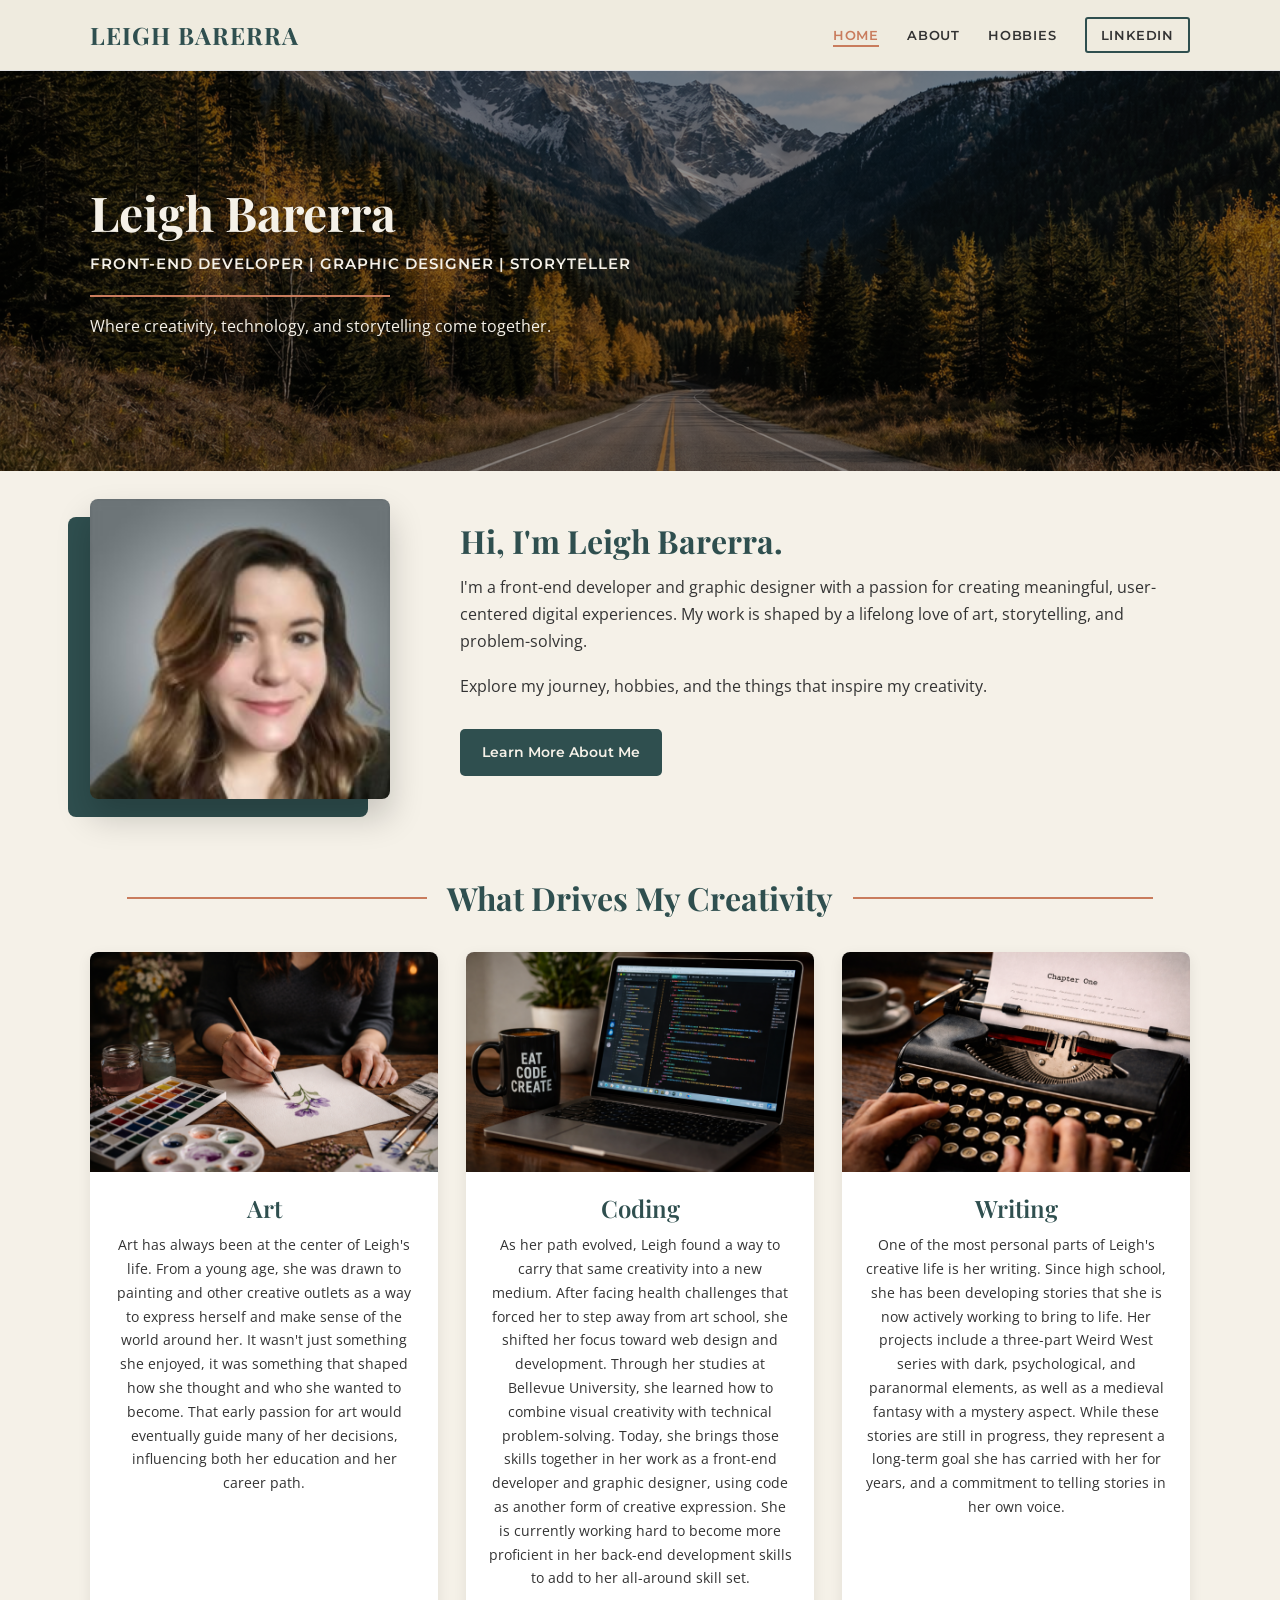
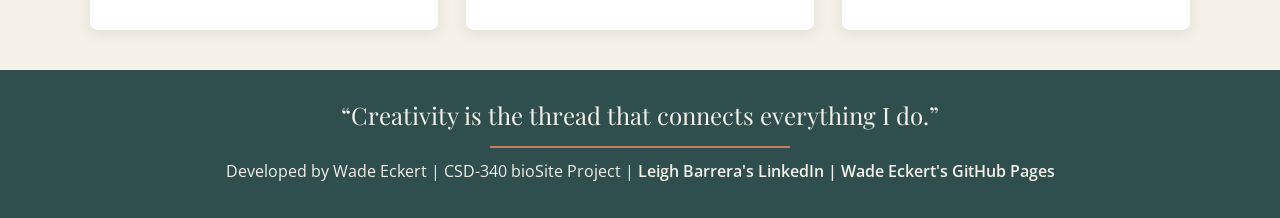
<file: index.html>
<!--
Assignment: bioSite Project
Original Author: Wade Eckert
Professor: Dr. Mortoza Abdullah
Date: April 26, 2026
Description: This is the main index.html file for the bioSite project, which serves as the homepage 
for Wade Eckert's bioSite website for Leigh Barerra. It includes a hero section with a background image 
and introduction, as well as links to the about and hobbies pages. The design focuses on showcasing Leigh's 
creativity and professional skills in a visually appealing way.
-->

<!DOCTYPE html>
<html lang="en">
    <head>
        <meta charset="UTF-8">
        <meta name="viewport" content="width=device-width, initial-scale=1.0">
        <meta name="description" content="Discover the creative world of Leigh Barerra, a front-end developer and graphic designer. Explore her journey, hobbies, and the inspirations behind her work in this engaging bioSite homepage.">
        <meta name="author" content="Wade Eckert">
        <link href="bioSite.css" rel="stylesheet" type="text/css">
        <link rel="icon" type="image/png" href="Images/favicon.png">
        <link href="https://fonts.googleapis.com/css2?family=Playfair+Display:wght@400;600;700&family=Open+Sans:wght@400;600&family=Montserrat:wght@500;600&display=swap" rel="stylesheet">
        <title>Leigh Barerra | bioSite</title>
    </head>
    <body>
    <header> <!-- Header with navigation bar start-->
        <nav class="navbar container"> <!-- Navigation bar with logo and links start-->
            <a href="index.html" class="logo">LEIGH BARERRA</a>

            <button class="menu-toggle" aria-label="Toggle navigation">&#9776;</button>
            <ul class="nav-links">
                <li><a class="active" href="index.html">Home</a></li>
                <li><a href="about.html">About</a></li>
                <li><a href="hobbies.html">Hobbies</a></li>
                <li><a class="external-link" href="https://www.linkedin.com/in/leigh-m-barrera?trk=people-guest_people_search-card" target="_blank" aria-label="Visit Leigh Barerra's LinkedIn profile">LinkedIn</a></li>
            </ul>
        </nav> <!-- Navigation bar end-->
    </header> <!-- Header with navigation bar end-->

    <main> <!-- Main content container start -->
        <section class="hero" style="background-image: url('Images/mountains.png');"> <!-- Hero section with background image start -->
            <div class="container hero-content"> <!-- Hero content container start -->
                <h1>Leigh Barerra</h1>
                <p class="hero-subtitle">Front-End Developer | Graphic Designer | Storyteller</p>
                <div class="accent-line"></div> <!-- Decorative accent line -->
                <p>Where creativity, technology, and storytelling come together.</p>
            </div> <!-- Hero content container end -->
        </section> <!-- Hero section with background image end -->

        <section class="section"> <!-- Introduction section start -->
            <div class="container intro-grid"> <!-- Grid layout for portrait and intro text start -->
                <div class="portrait-frame">
                    <img src="Images/portrait.jfif" alt="Portrait of Leigh Barerra">
                </div> <!-- Portrait image with decorative frame end -->

                <div class="intro-text"> <!-- Introduction text content start -->
                    <h2>Hi, I'm Leigh Barerra.</h2>
                    <p>
                        I'm a front-end developer and graphic designer with a passion for creating meaningful,
                        user-centered digital experiences. My work is shaped by a lifelong love of art,
                        storytelling, and problem-solving.
                    </p>
                    <p>
                        Explore my journey, hobbies, and the things that inspire my creativity.
                    </p>
                    <a class="cta-link" href="about.html">Learn More About Me</a>
                </div> <!-- Introduction text content end -->
            </div> <!-- Grid layout for portrait and intro text end -->
        </section> <!-- Introduction section end -->

        <section class="section"> <!-- Hobbies and Interests section start -->
            <div class="container"> <!-- Container for hobbies and interests content start -->
                <h2 class="card-section-title">What Drives My Creativity</h2>

                <div class="card-grid"> <!-- Grid layout for hobby cards start -->
                    <article class="card">  <!-- Hobby card 1 content start -->
                        <img src="Images/art.png" alt="Painting supplies and watercolor artwork">
                        <div class="card-content"> 
                            <h3>Art</h3>
                            <p>
                                Art has always been at the center of Leigh's life. From a young age, she was drawn to painting 
                                and other creative outlets as a way to express herself and make sense of the world around her. 
                                It wasn't just something she enjoyed, it was something that shaped how she thought and who she 
                                wanted to become. That early passion for art would eventually guide many of her decisions, influencing 
                                both her education and her career path. 
                            </p>
                        </div> <!-- Hobby card 1 content end -->
                    </article>

                    <article class="card"> <!-- Hobby card 2 content start -->
                        <img src="Images/coding.png" alt="Laptop displaying code beside a coffee mug">
                        <div class="card-content"> 
                            <h3>Coding</h3>
                            <p>
                                As her path evolved, Leigh found a way to carry that same creativity into a new medium. 
                                After facing health challenges that forced her to step away from art school, she shifted 
                                her focus toward web design and development. Through her studies at Bellevue University, 
                                she learned how to combine visual creativity with technical problem-solving. Today, she 
                                brings those skills together in her work as a front-end developer and graphic designer, 
                                using code as another form of creative expression. She is currently working hard to become 
                                more proficient in her back-end development skills to add to her all-around skill set. 
                            </p>
                        </div> <!-- Hobby card 2 content end -->
                    </article>

                    <article class="card"> <!-- Hobby card 3 content start -->
                        <img src="Images/writing.png" alt="Typewriter with a page titled Chapter One">
                        <div class="card-content"> 
                            <h3>Writing</h3>
                            <p>
                                One of the most personal parts of Leigh's creative life is her writing. Since high school, 
                                she has been developing stories that she is now actively working to bring to life. Her projects 
                                include a three-part Weird West series with dark, psychological, and paranormal elements, as well 
                                as a medieval fantasy with a mystery aspect. While these stories are still in progress, they 
                                represent a long-term goal she has carried with her for years, and a commitment to telling stories 
                                in her own voice.
                            </p>
                        </div> <!-- Hobby card 3 content end -->
                    </article>
                </div> <!-- Grid layout for hobby cards end -->
            </div> <!-- Container for hobbies and interests content end -->
        </section> <!-- Hobbies and Interests section end --> 
          
    </main> <!-- Main content container end -->
    <footer> <!-- Footer start -->
        <section class="quote-section"> <!-- Inspirational quote section start -->
            <p>“Creativity is the thread that connects everything I do.”</p>
        </section> <!-- Inspirational quote section end -->  
        <p>
            Developed by Wade Eckert | CSD-340 bioSite Project |
            <a href="https://www.linkedin.com/in/leigh-m-barrera?trk=people-guest_people_search-card" target="_blank" aria-label="Visit Leigh Barerra's LinkedIn profile">Leigh Barrera's LinkedIn |</a>
            <a href="https://wadeeckert.github.io/CSD-340/" target="_blank" aria-label="Visit Wade Eckert's GitHub Pages">Wade Eckert's GitHub Pages</a>
        </p>
    </footer> <!-- Footer end -->

    <!-- JavaScript for mobile menu toggle on responsive screens -->
    <script>
        const menuToggle = document.querySelector(".menu-toggle");
        const navLinks = document.querySelector(".nav-links");

        menuToggle.addEventListener("click", () => {
            navLinks.classList.toggle("show");
        });
    </script>
</body>
</html>
</file>
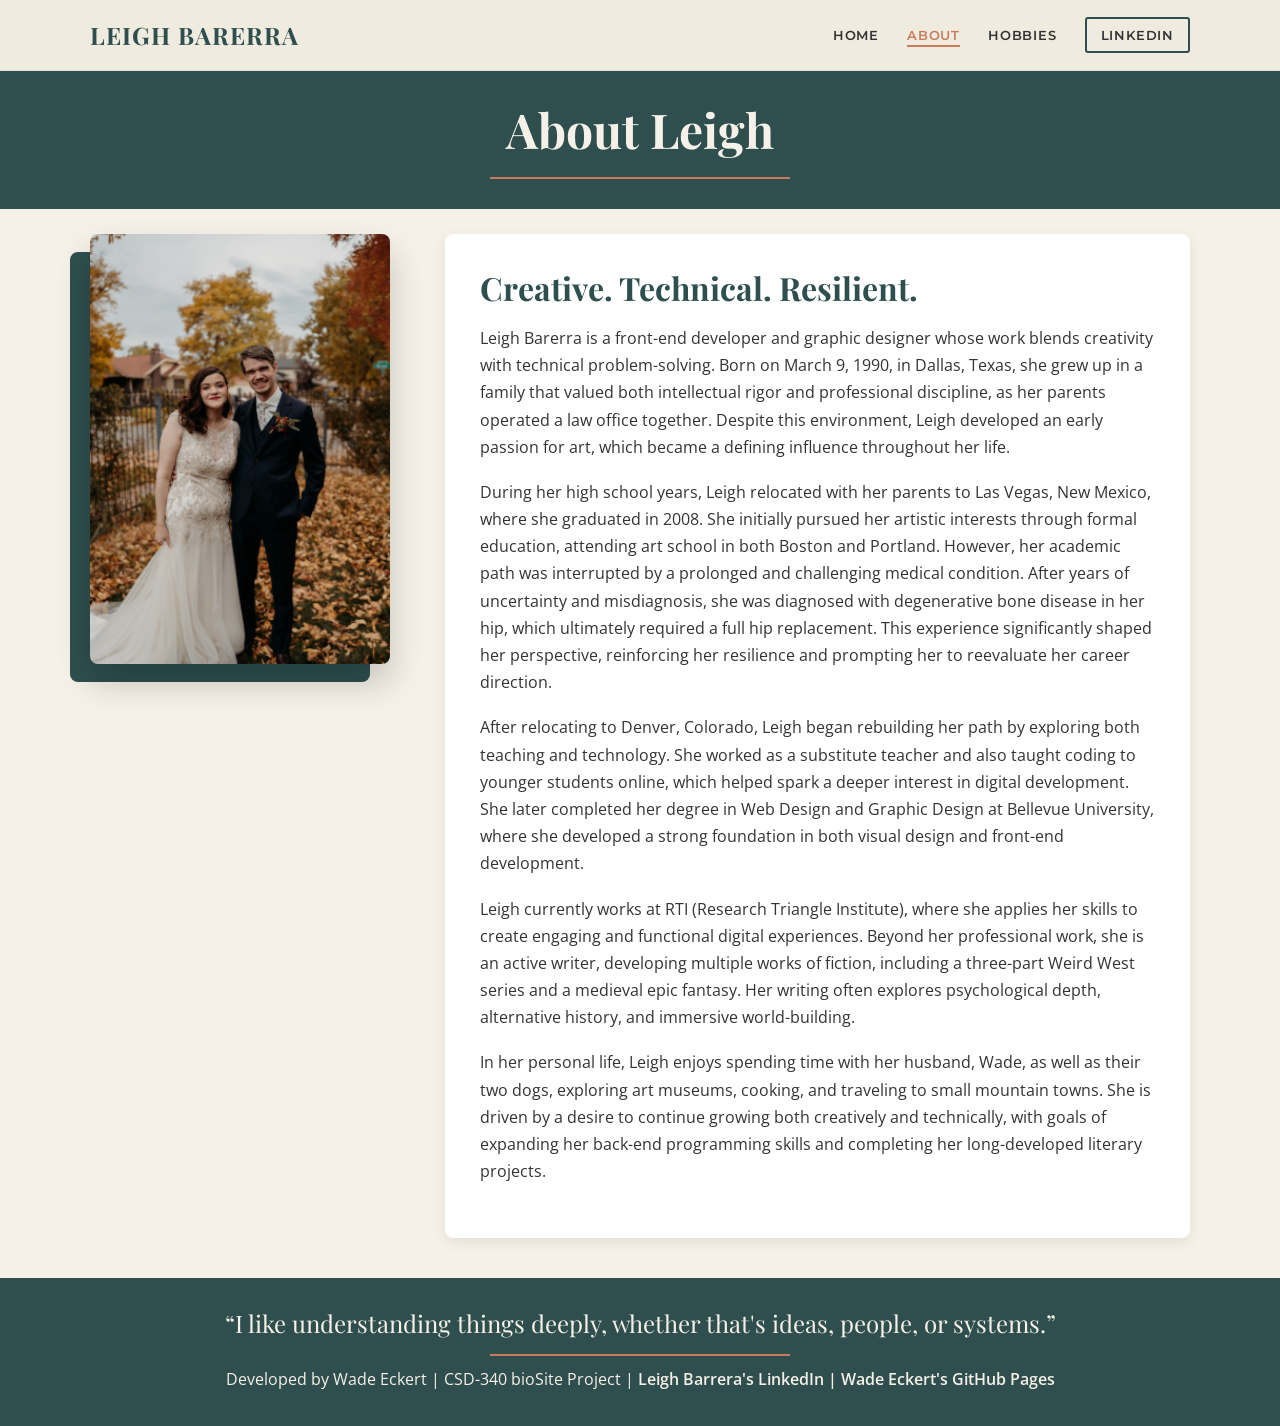
<file: about.html>
<!--
Assignment: bioSite Project
Original Author: Wade Eckert
Professor: Dr. Mortoza Abdullah
Date: April 26, 2026
Description: This is the about.html file for the bioSite project, which provides a detailed biography of Leigh Barerra. 
It includes sections on her background, education, career, and personal interests, along with a portrait image. 
The design maintains consistency with the overall bioSite aesthetic while offering an in-depth look at Leigh's life and work.
-->

<!DOCTYPE html>
<html lang="en">
    <head>
        <meta charset="UTF-8">
        <meta name="viewport" content="width=device-width, initial-scale=1.0">
        <meta name="description" content="Learn about Leigh Barerra's background, education, career, and personal interests in this detailed biography. Discover how her experiences have shaped her work as a front-end developer and graphic designer.">
        <meta name="author" content="Wade Eckert">
        <link href="bioSite.css" rel="stylesheet" type="text/css">
        <link rel="icon" type="image/png" href="Images/favicon.png">
        <link href="https://fonts.googleapis.com/css2?family=Playfair+Display:wght@400;600;700&family=Open+Sans:wght@400;600&family=Montserrat:wght@500;600&display=swap" rel="stylesheet">
        <title>About Leigh Barerra | bioSite</title>
    </head>
    <body>
    <header> <!-- Header with navigation bar start-->
        <nav class="navbar container"> <!-- Navigation bar with logo and links start-->
            <a href="index.html" class="logo">LEIGH BARERRA</a>

            <button class="menu-toggle" aria-label="Toggle navigation">&#9776;</button>
            <ul class="nav-links">
                <li><a href="index.html">Home</a></li>
                <li><a class="active" href="about.html">About</a></li>
                <li><a href="hobbies.html">Hobbies</a></li>
                <li><a class="external-link" href="https://www.linkedin.com/in/leigh-m-barrera?trk=people-guest_people_search-card" target="_blank" aria-label="Visit Leigh Barerra's LinkedIn profile">LinkedIn</a></li>
            </ul>
        </nav> <!-- Navigation bar end-->
    </header> <!-- Header with navigation bar end-->

    <main> <!-- Main content container start -->
        <section class="page-header"> <!-- Page header section with title and accent line start -->
            <div class="container">
                <h1>About Leigh</h1>
                <div class="accent-line centered-line"></div>
            </div> 
        </section> <!-- Page header section with title and accent line end -->

        <section class="section about-section"> <!-- About section start -->
            <div class="container about-grid">
                <div class="about-image"> <!-- About image container start -->
                    <img src="Images/wedding.png" alt="Wedding photo of Leigh Barerra">
                </div> <!-- About image container end -->
 
                <div class="about-text"> <!-- About text content start -->
                    <h2>Creative. Technical. Resilient.</h2>

                    <p>
                        Leigh Barerra is a front-end developer and graphic designer whose work blends creativity
                        with technical problem-solving. Born on March 9, 1990, in Dallas, Texas, she grew up in
                        a family that valued both intellectual rigor and professional discipline, as her parents
                        operated a law office together. Despite this environment, Leigh developed an early passion
                        for art, which became a defining influence throughout her life.
                    </p>

                    <p>
                        During her high school years, Leigh relocated with her parents to Las Vegas, New Mexico,
                        where she graduated in 2008. She initially pursued her artistic interests through formal
                        education, attending art school in both Boston and Portland. However, her academic path
                        was interrupted by a prolonged and challenging medical condition. After years of uncertainty
                        and misdiagnosis, she was diagnosed with degenerative bone disease in her hip, which
                        ultimately required a full hip replacement. This experience significantly shaped her
                        perspective, reinforcing her resilience and prompting her to reevaluate her career direction.
                    </p>

                    <p>
                        After relocating to Denver, Colorado, Leigh began rebuilding her path by exploring both
                        teaching and technology. She worked as a substitute teacher and also taught coding to
                        younger students online, which helped spark a deeper interest in digital development.
                        She later completed her degree in Web Design and Graphic Design at Bellevue University,
                        where she developed a strong foundation in both visual design and front-end development.
                    </p>

                    <p>
                        Leigh currently works at RTI (Research Triangle Institute), where she applies her skills
                        to create engaging and functional digital experiences. Beyond her professional work, she
                        is an active writer, developing multiple works of fiction, including a three-part Weird
                        West series and a medieval epic fantasy. Her writing often explores psychological depth,
                        alternative history, and immersive world-building.
                    </p>

                    <p>
                        In her personal life, Leigh enjoys spending time with her husband, Wade, as well as their
                        two dogs, exploring art museums, cooking, and traveling to small mountain towns. She is
                        driven by a desire to continue growing both creatively and technically, with goals of
                        expanding her back-end programming skills and completing her long-developed literary projects.
                    </p>
                </div> <!-- About text content end -->
            </div> 
        </section> <!-- About section end -->
    </main> <!-- Main content container end -->

    <footer> <!-- Footer start -->
        <section class="quote-section"> <!-- Inspirational quote section start -->
            <p>“I like understanding things deeply, whether that's ideas, people, or systems.”</p>
        </section> <!-- Inspirational quote section end -->
        <p>
            Developed by Wade Eckert | CSD-340 bioSite Project |
            <a href="https://www.linkedin.com/in/leigh-m-barrera?trk=people-guest_people_search-card" target="_blank" aria-label="Visit Leigh Barerra's LinkedIn profile">Leigh Barrera's LinkedIn |</a>
            <a href="https://wadeeckert.github.io/CSD-340/" target="_blank" aria-label="Visit Wade Eckert's GitHub Pages">Wade Eckert's GitHub Pages</a>
        </p>
    </footer> <!-- Footer end -->

    <!-- JavaScript for mobile menu toggle on responsive screens -->
    <script>
        const menuToggle = document.querySelector(".menu-toggle");
        const navLinks = document.querySelector(".nav-links");

        menuToggle.addEventListener("click", () => {
            navLinks.classList.toggle("show");
        });
    </script>
</body>
</html>
</file>
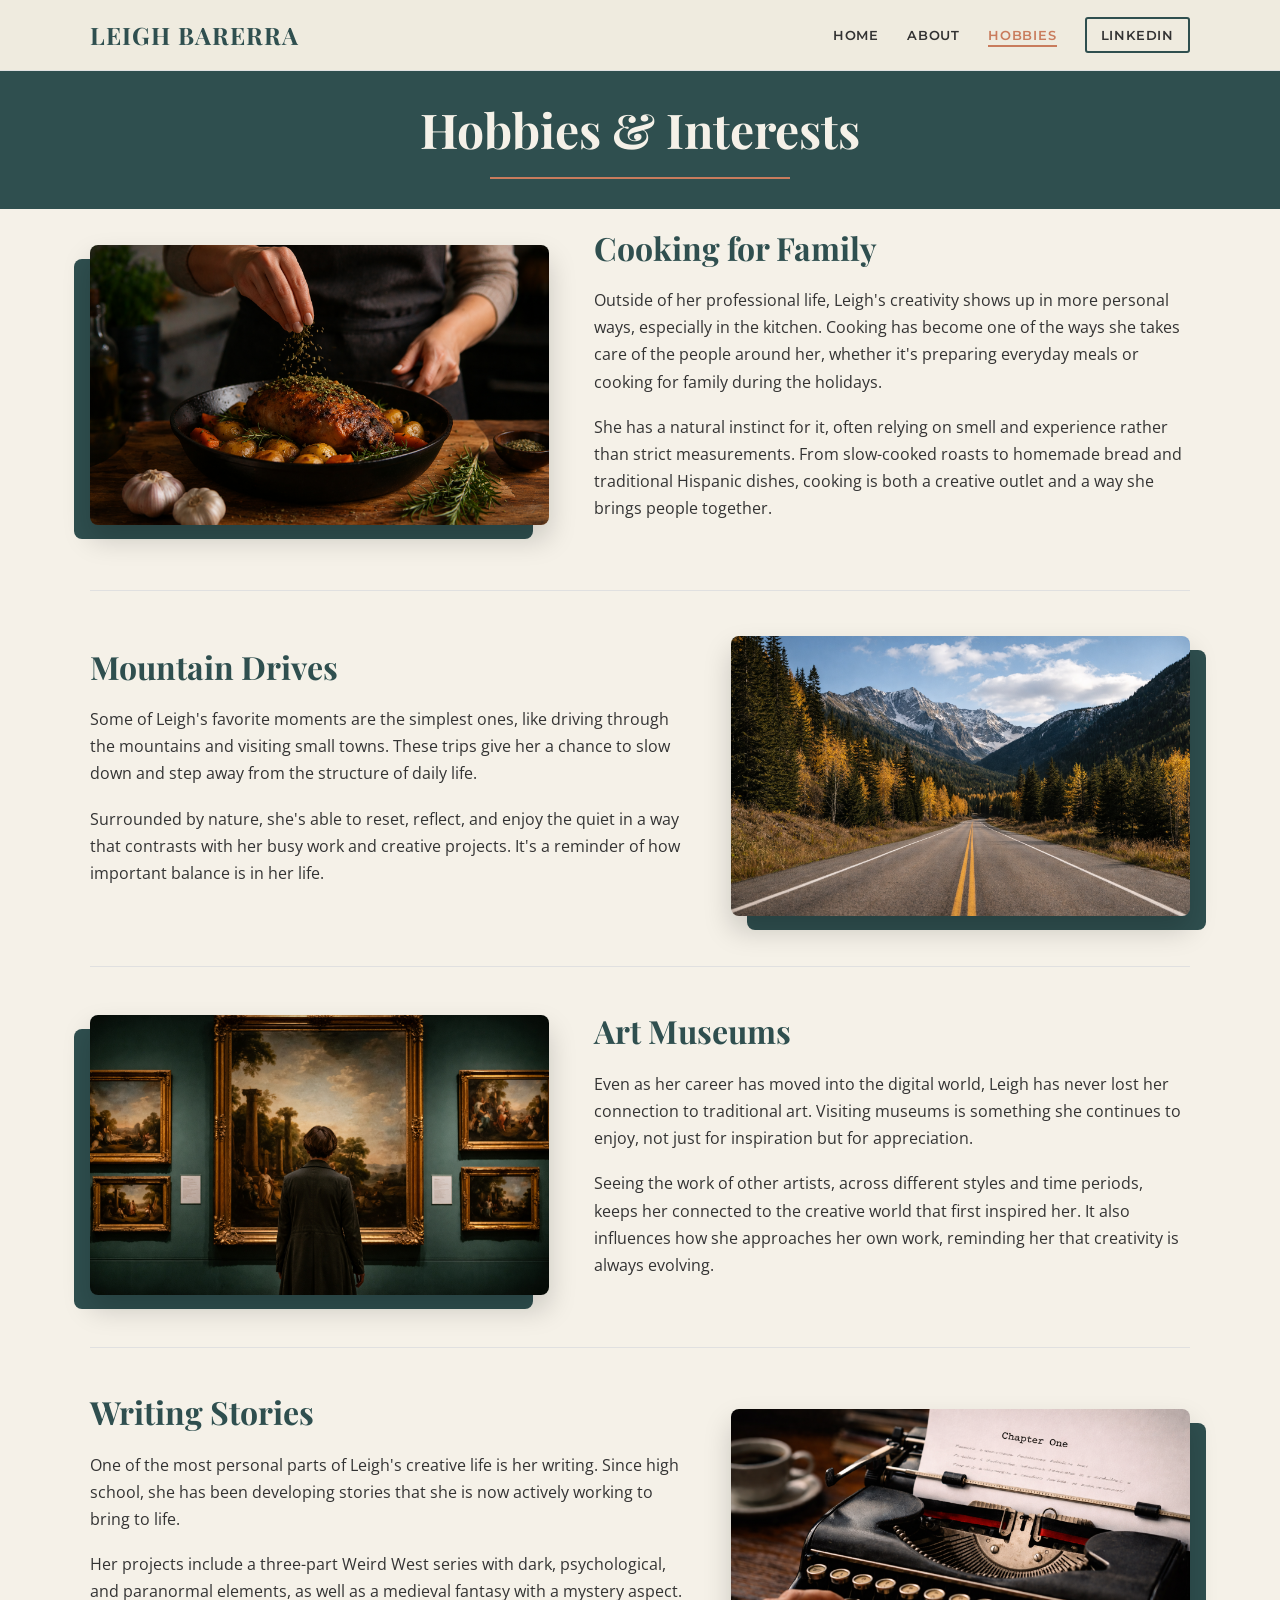
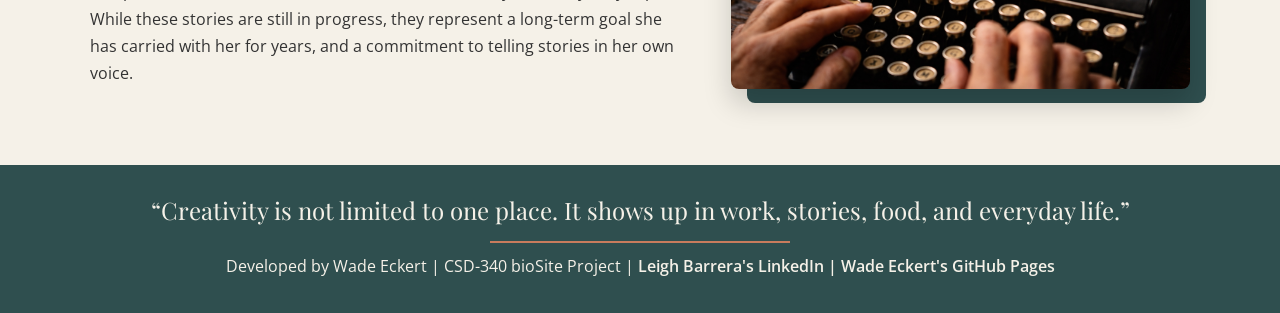
<file: hobbies.html>
<!--
Assignment: bioSite Project
Original Author: Wade Eckert
Professor: Dr. Mortoza Abdullah
Date: April 26, 2026
Description: This is the hobbies.html file for the bioSite project, which highlights Leigh Barerra's 
personal interests and hobbies. It includes sections on her love for cooking, mountain drives, art museums, 
and writing stories, each accompanied by relevant images.
-->

<!DOCTYPE html>
<html lang="en">
    <head>
        <meta charset="UTF-8">
        <meta name="viewport" content="width=device-width, initial-scale=1.0">
        <meta name="description" content="Explore the hobbies and personal interests of Leigh Barerra, including her love for cooking, mountain drives, art museums, and writing stories. Discover how these passions influence her creativity and work as a front-end developer and graphic designer.">
        <meta name="author" content="Wade Eckert">
        <link href="bioSite.css" rel="stylesheet" type="text/css">
        <link rel="icon" type="image/png" href="Images/favicon.png">
        <link href="https://fonts.googleapis.com/css2?family=Playfair+Display:wght@400;600;700&family=Open+Sans:wght@400;600&family=Montserrat:wght@500;600&display=swap" rel="stylesheet">
        <title>Hobbies & Interests | Leigh Barerra</title>
    </head>
    <body>
    <header> <!-- Header with navigation bar start-->
        <nav class="navbar container"> <!-- Navigation bar with logo and links start-->
            <a href="index.html" class="logo">LEIGH BARERRA</a>

            <button class="menu-toggle" aria-label="Toggle navigation">&#9776;</button>
            <ul class="nav-links">
                <li><a href="index.html">Home</a></li>
                <li><a href="about.html">About</a></li>
                <li><a class="active" href="hobbies.html">Hobbies</a></li>
                <li><a class="external-link" href="https://www.linkedin.com/in/leigh-m-barrera?trk=people-guest_people_search-card" target="_blank" aria-label="Visit Leigh Barerra's LinkedIn profile">LinkedIn</a></li>
            </ul>
        </nav> <!-- Navigation bar end-->
    </header> <!-- Header with navigation bar end-->

     <main> <!-- Main content section starts-->
        <section class="page-header"> <!-- Page headeder section starts-->
            <div class="container">
                <h1>Hobbies & Interests</h1>
                <div class="accent-line centered-line"></div>
            </div>
        </section> <!-- Page header section ends-->

        <section class="section hobbies-content"> <!-- Hobbies section content section starts-->
            <div class="container">
                <article class="story-block"> <!-- Story block 1 starts-->
                    <div class="story-image">
                        <img src="Images/cooking.png" alt="Roast being seasoned in a kitchen">
                    </div>
                    <div class="story-text">
                        <h2>Cooking for Family</h2>
                        <p>
                            Outside of her professional life, Leigh's creativity shows up in more personal ways,
                            especially in the kitchen. Cooking has become one of the ways she takes care of the
                            people around her, whether it's preparing everyday meals or cooking for family during
                            the holidays.
                        </p>
                        <p>
                            She has a natural instinct for it, often relying on smell and experience rather than
                            strict measurements. From slow-cooked roasts to homemade bread and traditional Hispanic
                            dishes, cooking is both a creative outlet and a way she brings people together.
                        </p>
                    </div>
                </article> <!-- Story block 1 ends-->

                <article class="story-block reverse"> <!-- Story block 2 starts with reversed layout-->
                    <div class="story-image">
                        <img src="Images/mountains.png" alt="Mountain road surrounded by trees">
                    </div>
                    <div class="story-text">
                        <h2>Mountain Drives</h2>
                        <p>
                            Some of Leigh's favorite moments are the simplest ones, like driving through the
                            mountains and visiting small towns. These trips give her a chance to slow down and
                            step away from the structure of daily life.
                        </p>
                        <p>
                            Surrounded by nature, she's able to reset, reflect, and enjoy the quiet in a way that
                            contrasts with her busy work and creative projects. It's a reminder of how important
                            balance is in her life.
                        </p>
                    </div>
                </article> <!-- Story block 2 ends with reversed layout-->

                <article class="story-block"> <!-- Story block 3 starts-->
                    <div class="story-image">
                        <img src="Images/museums.png" alt="Person viewing artwork in an art museum">
                    </div>
                    <div class="story-text">
                        <h2>Art Museums</h2>
                        <p>
                            Even as her career has moved into the digital world, Leigh has never lost her
                            connection to traditional art. Visiting museums is something she continues to enjoy,
                            not just for inspiration but for appreciation.
                        </p>
                        <p>
                            Seeing the work of other artists, across different styles and time periods, keeps her
                            connected to the creative world that first inspired her. It also influences how she
                            approaches her own work, reminding her that creativity is always evolving.
                        </p>
                    </div>
                </article> <!-- Story block 3 ends-->

                <article class="story-block reverse"> <!-- Story block 4 starts with reversed layout-->
                    <div class="story-image">
                        <img src="Images/writing.png" alt="Typewriter with paper titled Chapter One">
                    </div>
                    <div class="story-text">
                        <h2>Writing Stories</h2>
                        <p>
                            One of the most personal parts of Leigh's creative life is her writing. Since high
                            school, she has been developing stories that she is now actively working to bring to life.
                        </p>
                        <p>
                            Her projects include a three-part Weird West series with dark, psychological, and
                            paranormal elements, as well as a medieval fantasy with a mystery aspect. While these
                            stories are still in progress, they represent a long-term goal she has carried with her
                            for years, and a commitment to telling stories in her own voice.
                        </p>
                    </div>
                </article> <!-- Story block 4 ends with reversed layout-->
            </div>
        </section> <!-- Hobbies section content section ends-->
    </main> <!-- Main content section ends-->

    <footer> <!-- Footer start -->
        <section class="quote-section"> <!-- Inspirational quote section start -->
            <p>“Creativity is not limited to one place. It shows up in work, stories, food, and everyday life.”</p>
        </section> <!-- Inspirational quote section end -->
        <p>
            Developed by Wade Eckert | CSD-340 bioSite Project |
            <a href="https://www.linkedin.com/in/leigh-m-barrera?trk=people-guest_people_search-card" target="_blank" aria-label="Visit Leigh Barerra's LinkedIn profile">Leigh Barrera's LinkedIn |</a>
            <a href="https://wadeeckert.github.io/CSD-340/" target="_blank" aria-label="Visit Wade Eckert's GitHub Pages">Wade Eckert's GitHub Pages</a>
        </p>
    </footer> <!-- Footer end -->

    <!-- JavaScript for mobile menu toggle on responsive screens -->
    <script>
        const menuToggle = document.querySelector(".menu-toggle");
        const navLinks = document.querySelector(".nav-links");

        menuToggle.addEventListener("click", () => {
            navLinks.classList.toggle("show");
        });
    </script>
</body>
</html>
</file>
<file: bioSite.css>
/*
Assignment: bioSite Project
Original Author: Wade Eckert
Professor: Dr. Mortoza Abdullah
Date: April 26, 2026
Description: This is the bioSite.css file for the bioSite project, which contains all the styling for the website. 
It includes base styles for typography, layout, and specific components such as the navigation bar, hero section, 
cards, and page headers.
*/

/* Base styling for the site for consistency */
* {
    margin: 0;
    padding: 0;
    box-sizing: border-box;
}

/* Smooth scrolling for anchor links */
html {
    scroll-behavior: smooth;
}

body {
    font-family: "Open Sans", sans-serif;
    background-color: #F5F1E8;
    color: #333333;
    line-height: 1.7;
    animation: fadeIn 0.6s ease;
}

/* Simple fade-in animation for page load */
@keyframes fadeIn {
    from {
        opacity: 0;
    }

    to {
        opacity: 1;
    }
}

img {
    max-width: 100%;
    display: block;
}

a {
    color: inherit;
    text-decoration: none;
}

/* Generic layout helper styling */
.container {
    width: 90%;
    max-width: 1100px;
    margin: 0 auto;
}

.section {
    padding: 40px 0;
}

/* Styling for the typography */
h1,
h2,
h3 {
    font-family: "Playfair Display", serif;
    color: #2F4F4F;
    line-height: 1.2;
}

h1 {
    font-size: 48px;
    font-weight: 700;
}

h2 {
    font-size: 32px;
    font-weight: 700;
    margin-bottom: 20px;
}

h3 {
    font-size: 24px;
    font-weight: 600;
}

p {
    font-size: 16px;
    margin-bottom: 18px;
}

/* Styling for the navigation, making it sticky with a blurred background */
header {
    background-color: rgba(239, 234, 223, 0.94);
    border-bottom: 1px solid #E0E0E0;
    position: sticky;
    top: 0;
    z-index: 1000;
    backdrop-filter: blur(8px);
}

/* Styling for the navbar with flexbox for horizontal layout and spacing */
.navbar {
    height: 70px;
    display: flex;
    align-items: center;
    justify-content: space-between;
}

.logo {
    font-family: "Playfair Display", serif;
    font-size: 24px;
    font-weight: 700;
    color: #2F4F4F;
    letter-spacing: 1px;
}

/* Adding a subtle color change on hover for the logo */
.logo {
    transition: color 0.3s ease;
}

.logo:hover {
    color: #C97C5D;
}

/* Styling for the navigation links with an animated underline effect on hover */
.nav-links {
    display: flex;
    align-items: center;
    gap: 28px;
    list-style: none;
}

/* Styling for the navigation links with an animated underline effect on hover */
.nav-links a {
    position: relative;
    font-family: "Montserrat", sans-serif;
    font-size: 13px;
    font-weight: 600;
    letter-spacing: 0.8px;
    text-transform: uppercase;
    color: #333333;
    transition: color 0.3s ease;
}

/* Animated underline for all navigation links except external links */
.nav-links a:not(.external-link)::after {
    content: "";
    position: absolute;
    left: 0;
    bottom: -4px;
    width: 0%;
    height: 2px;
    background-color: #C97C5D;
    transition: width 0.3s ease;
}

/* Active page styling */
.nav-links a.active {
    color: #C97C5D;
}

/* Keep underline visible for the active page link */
.nav-links a.active::after {
    width: 100%;
}

/* Styling for external links in the navigation with a bordered button style */
.nav-links .external-link {
    border: 2px solid #2F4F4F;
    padding: 8px 14px;
    border-radius: 3px;
}

/* Hover effect for external links in the navigation */
.nav-links .external-link:hover {
    background-color: #2F4F4F;
    color: #F5F1E8;
}

.nav-links a:not(.external-link):hover::after {
    width: 100%;
}

/* Styling for the hero section of the landing page */
.hero {
    min-height: 400px;
    background-size: cover;
    background-position: center;
    position: relative;
    display: flex;
    align-items: center;
}

/* Adding a dark overlay to the hero image for better text readability */
.hero::before {
    content: "";
    position: absolute;
    inset: 0;
    background: rgba(0, 0, 0, 0.45);
}

.hero-content {
    position: relative;
    color: #F5F1E8;
    max-width: 1100px;
    width: 90%;
    margin: 0 auto;
}

/* Adding spacing below the hero section to separate it from the next section */
.hero + .section {
    padding-top: 28px;
}

/* Limiting the width of the hero content for better readability on larger screens */
.hero-content > * {
    max-width: 700px;
}

.hero-content h1 {
    color: #F5F1E8;
    margin-bottom: 10px;
}

.hero-subtitle {
    font-family: "Montserrat", sans-serif;
    font-size: 15px;
    font-weight: 600;
    letter-spacing: 1px;
    text-transform: uppercase;
    margin-bottom: 18px;
}

/* Accent line styling for visual separation */
.accent-line {
    width: 300px;
    height: 2px;
    background-color: #C97C5D;
    margin: 16px 0;
}

/* Styling for call to action/buttons */
.cta-link {
    display: inline-block;
    font-family: "Montserrat", sans-serif;
    font-size: 14px;
    font-weight: 600;
    background-color: #2F4F4F;
    color: #F5F1E8;
    padding: 12px 22px;
    border-radius: 5px;
    margin-top: 10px;
    transition: background-color 0.3s ease, transform 0.3s ease;
}

.cta-link:hover {
    background-color: #C97C5D;
    transform: translateY(-2px);
}

/* Styling for the intro section */
.intro-grid {
    display: grid;
    grid-template-columns: 300px 1fr;
    gap: 70px;
    align-items: center;
}

/* Styling for the portrait frame in the intro section */
.portrait-frame {
    position: relative;
    justify-self: start;
    width: 300px;
    border-radius: 8px;
    transition: transform 0.3s ease, box-shadow 0.3s ease;
}

/* Adding a layered background effect behind the portrait image using a pseudo-element */
.portrait-frame::before {
    content: "";
    position: absolute;
    z-index: 1;
    width: 100%;
    height: 100%;
    background-color: #2F4F4F;
    border-radius: 8px;
    left: -22px;
    bottom: -18px;
}

/* Styling for the portrait image with a slight offset to create a layered effect */
.portrait-frame img {
    position: relative;
    z-index: 2;
    width: 300px;
    height: auto;
    border-radius: 8px;
    box-shadow: 0 18px 34px rgba(0, 0, 0, 0.20);
}

/* Adding a subtle zoom and shadow effect on hover for the portrait frame */
.portrait-frame:hover {
    transform: scale(1.02);
    box-shadow: 0 20px 38px rgba(0, 0, 0, 0.26);
}

.intro-text h2 {
    margin-bottom: 14px;
}

/* Styling for the image cards */
.card-section-title {
    display: flex;
    align-items: center;
    justify-content: center;
    gap: 20px;
    margin-bottom: 35px;
    font-family: "Playfair Display", serif;
}

/* Left + right lines */
.card-section-title::before,
.card-section-title::after {
    content: "";
    flex: 1;
    height: 2px;
    background-color: #C97C5D;
    max-width: 300px;
}

/* Using CSS Grid to create a responsive card layout */
.card-grid {
    display: grid;
    grid-template-columns: repeat(3, 1fr);
    gap: 28px;
}
 
.card {
    background-color: #ffffff;
    border-radius: 8px;
    overflow: hidden;
    box-shadow: 0 4px 14px rgba(0, 0, 0, 0.08);
    transition: transform 0.3s ease, box-shadow 0.3s ease;
}

/* Adding a subtle lift and shadow effect on hover for the cards */
.card:hover {
    transform: translateY(-4px);
    box-shadow: 0 10px 24px rgba(0, 0, 0, 0.12);
}

.card img {
    height: 220px;
    width: 100%;
    object-fit: cover;
}

.card-content {
    padding: 22px;
    text-align: center;
}

.card-content h3 {
    margin-bottom: 10px;
}

.card-content p {
    font-size: 14px;
}

/* Styling for the page header sections */
.page-header {
    background-color: #2F4F4F; /* green */
    padding: 30px 0 30px;
    text-align: center;
}

.page-header h1 {
    color: #F5F1E8;
}

.page-header .accent-line {
    margin: 18px auto 0;
    background-color: #C97C5D;
}

/* Specific styling for the About page */
.centered-line {
    margin: 18px auto 0;
}

.about-section {
    padding-top: 25px;
}

.about-grid {
    display: grid;
    grid-template-columns: 300px 1fr;
    gap: 55px;
    align-items: start;
}

/* Styling for the about image with a layered background effect using a pseudo-element */
.about-image {
    position: relative;
    transition: transform 0.3s ease, box-shadow 0.3s ease;
}

/* Adding a layered background effect behind the about image using a pseudo-element */
.about-image::before {
    content: "";
    position: absolute;
    z-index: 1;
    width: 100%;
    height: 100%;
    background-color: #2F4F4F;
    border-radius: 8px;
    left: -20px;
    bottom: -18px;
}

/* Styling for the about image with a slight offset to create a layered effect */
.about-image img {
    position: relative;
    z-index: 2;
    width: 100%;
    border-radius: 8px;
    box-shadow: 0 18px 34px rgba(0, 0, 0, 0.20);
    transition: transform 0.3s ease, box-shadow 0.3s ease;
}

/* Adding a subtle zoom and shadow effect on hover for the about image */
.about-image:hover {
    transform: scale(1.02);
    box-shadow: 0 20px 38px rgba(0, 0, 0, 0.26);
}

.about-text {
    background-color: #ffffff;
    padding: 35px;
    border-radius: 8px;
    box-shadow: 0 4px 14px rgba(0, 0, 0, 0.08);
}

.about-text h2 {
    margin-bottom: 18px;
}

/* Specific styling for the Hobbies page */
.hobbies-content {
    padding-top: 0px;
}

/* Specific styling for the Hobbies page, alternating layout story blocks */
.story-block {
    display: grid;
    grid-template-columns: 1fr 1.3fr;
    gap: 45px;
    align-items: center;
    padding: 45px 0 50px;
    border-bottom: 1px solid #E0E0E0;
}

/* Removing the top padding for the first story block to create a cleaner start */
.story-block:first-child {
    padding-top: 20px;
}

/* Removing the bottom border and adjusting padding for the last story block to create a cleaner ending */
.story-block:last-child {
    border-bottom: none;
    padding-bottom: 20px;
}

/* Reversing the layout for alternating story blocks */
.story-block.reverse {
    grid-template-columns: 1.3fr 1fr;
}

/* Adjusting the order of the image and text for reversed story blocks */
.story-block.reverse .story-image {
    order: 2;
}

/* Ensuring the text content is ordered correctly in reversed story blocks */
.story-block.reverse .story-text {
    order: 1;
}

.story-image {
    position: relative;
    transition: transform 0.3s ease, box-shadow 0.3s ease;
}

.story-image::before {
    content: "";
    position: absolute;
    z-index: 1;
    width: 100%;
    height: 100%;
    background-color: #2F4F4F;
    border-radius: 8px;
    left: -16px;
    bottom: -14px;
}

.story-block.reverse .story-image::before {
    left: auto;
    right: -16px;
    transition: transform 0.3s ease, box-shadow 0.3s ease;
}

.story-image img {
    position: relative;
    z-index: 2;
    border-radius: 8px;
    height: 280px;
    width: 100%;
    object-fit: cover;
    box-shadow: 0 14px 28px rgba(0, 0, 0, 0.18);
    transition: box-shadow 0.3s ease;
}

/* Adding a subtle zoom and shadow effect on hover for the story images */
.story-image:hover {
    transform: scale(1.02);
}

.story-image:hover img {
    box-shadow: 0 20px 38px rgba(0, 0, 0, 0.26);
}

/* Styling for the quote sections */
.quote-section {
    background-color: #2F4F4F;
    color: #F5F1E8;
    text-align: center;
    padding: 10px 10px; 
    position: relative;
}

/* Centered accent line */
.quote-section::after {
    content: "";
    display: block;
    width: 300px;
    height: 2px;
    background-color: #C97C5D;
    margin: 10px auto 0 auto;
}

.quote-section p {
    font-family: "Playfair Display", serif;
    font-size: 24px;
    margin-bottom: 0;
}

/* Styling for the footer sections */
footer {
    background-color: #2F4F4F;
    color: #F5F1E8;
    text-align: center;
    padding: 15px 0;
    font-size: 13px;
}

footer a {
    color: #F5F1E8;
    font-weight: 600;
}

footer a:hover {
    color: #A3B18A;
}

/* Styling for the mobile menu toggle button */
.menu-toggle {
    display: none;
    font-size: 28px;
    background: none;
    border: none;
    color: #2F4F4F;
    cursor: pointer;
}

/* Responsive styling for mobile devices */
@media (max-width: 768px) {
    .navbar {
        height: auto;
        min-height: 70px;
        flex-wrap: wrap;
        padding: 12px 0;
    }

    .logo {
        font-size: 18px;
    }

    .menu-toggle {
        display: block;
    }

    .nav-links {
        display: none;
        width: 100%;
        flex-direction: column;
        align-items: center;
        gap: 18px;
        padding: 18px 0 8px;
        gap: 14px;
    }

    .nav-links.show {
        display: flex;
    }

    .intro-grid,
    .about-grid,
    .story-block,
    .story-block.reverse,
    .card-grid {
        grid-template-columns: 1fr;
    }

    .story-block.reverse .story-image,
    .story-block.reverse .story-text {
        order: initial;
    }

    h1 {
        font-size: 38px;
    }

    .portrait-frame,
    .about-image {
        margin: 0 auto;
    }
}
</file>
